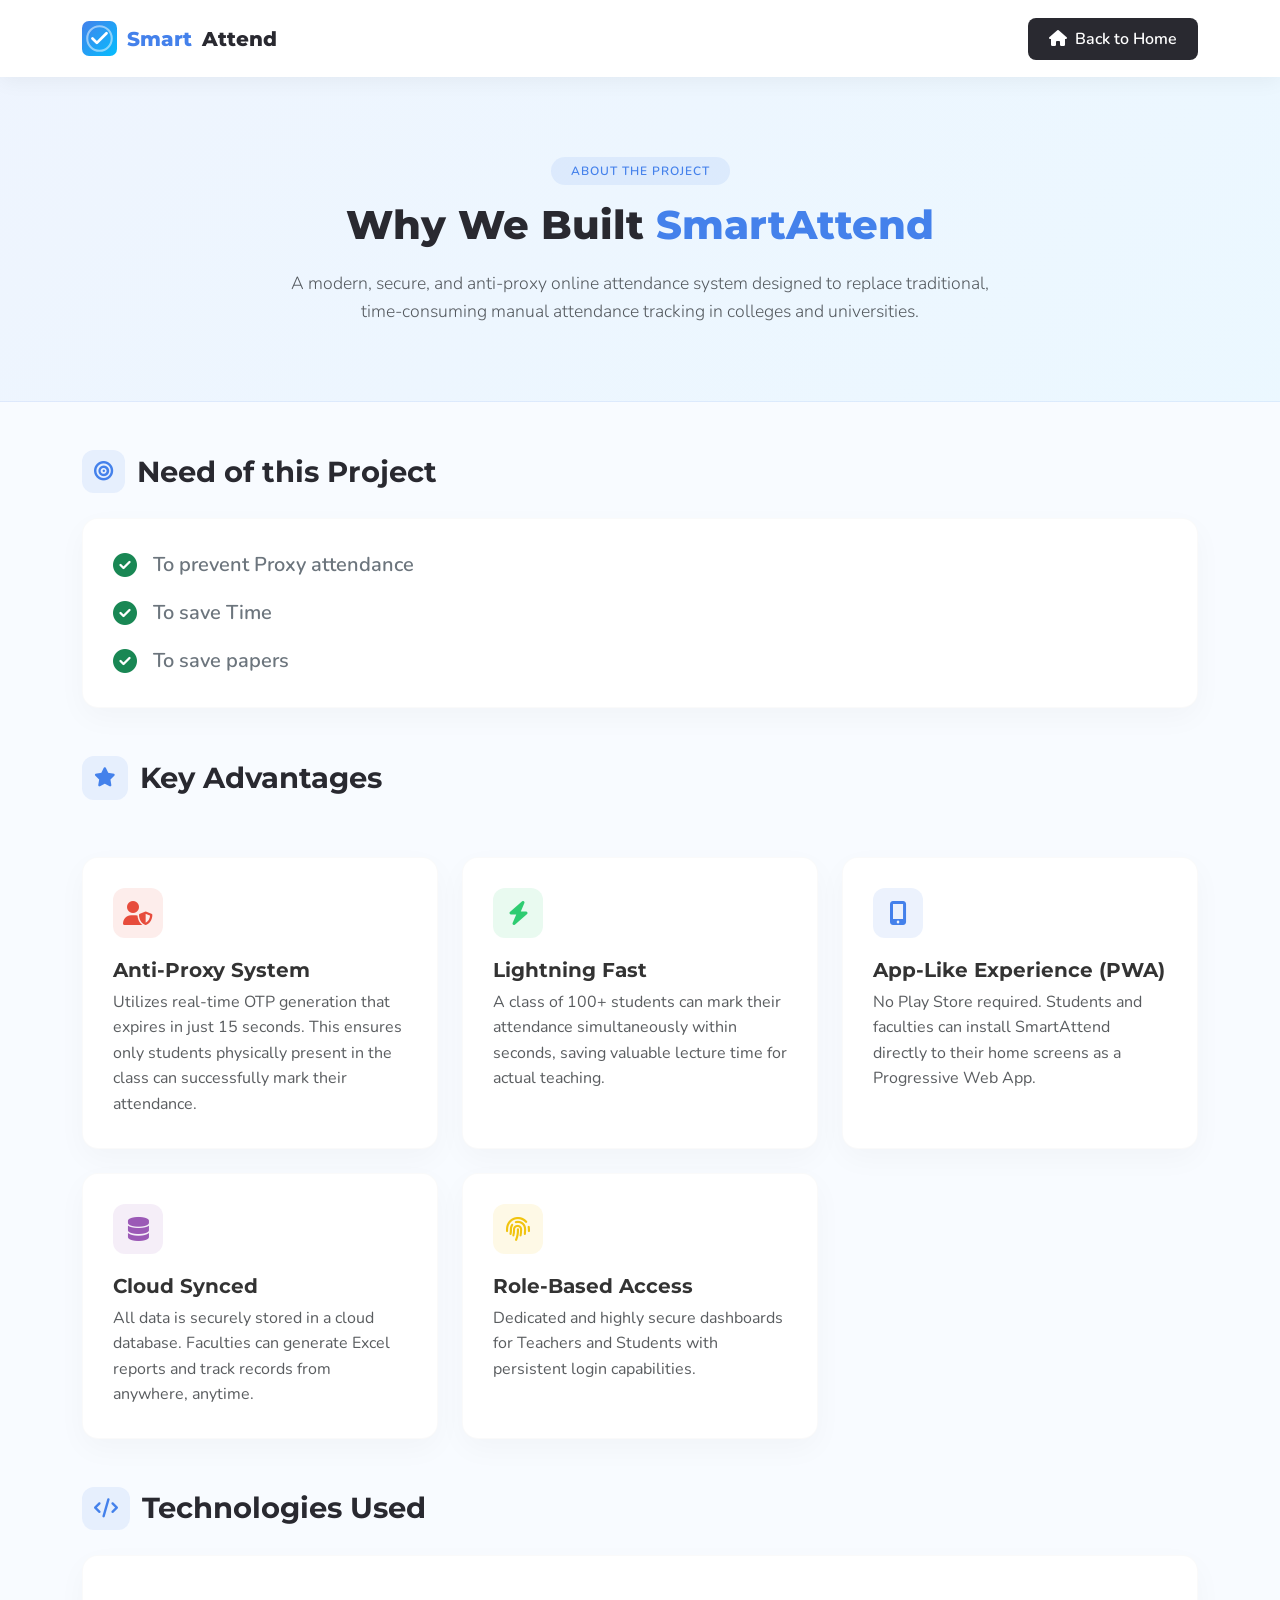
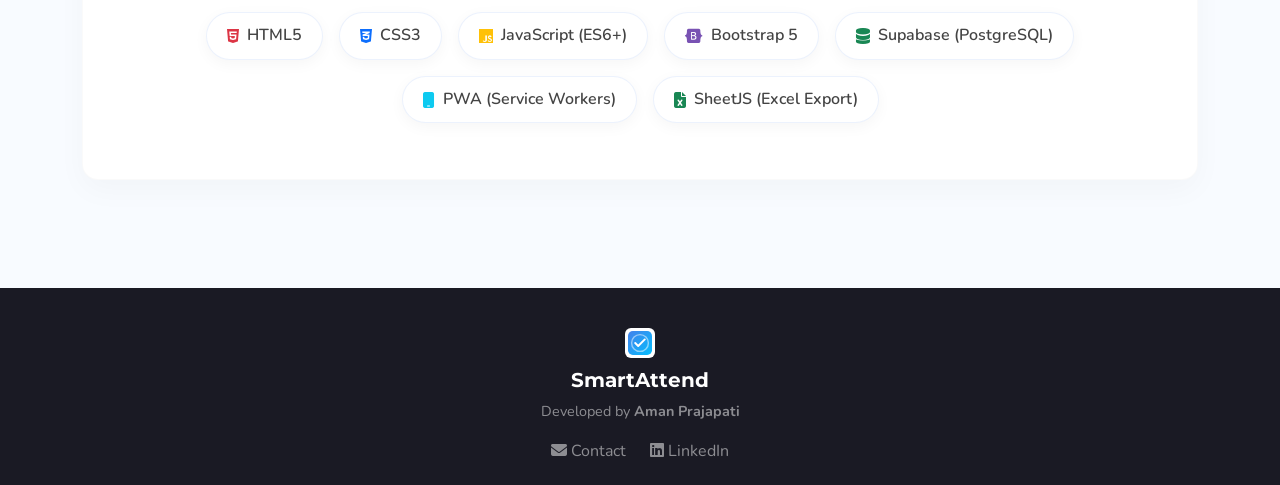
<file: Online-Attendance-main/about.html>
<!DOCTYPE html>
<html lang="en">

<head>
    <meta charset="UTF-8">
    <meta name="viewport" content="width=device-width, initial-scale=1.0, maximum-scale=1.0, user-scalable=no">
    <title>SmartAttend | About Project</title>
    <link rel="icon" type="image/svg+xml" href="img/smartattend_logo.svg?v=4">
    <meta name="theme-color" content="#4481eb">

    <!-- Bootstrap CSS -->
    <link href="https://cdn.jsdelivr.net/npm/bootstrap@5.3.0/dist/css/bootstrap.min.css" rel="stylesheet">
    <!-- FontAwesome -->
    <link rel="stylesheet" href="https://cdnjs.cloudflare.com/ajax/libs/font-awesome/6.4.2/css/all.min.css">
    <!-- Google Fonts -->
    <link href="https://fonts.googleapis.com/css2?family=Montserrat:wght@400;600;700;800&family=Nunito:wght@400;600;700&display=swap" rel="stylesheet">

    <style>
        body {
            font-family: 'Nunito', sans-serif;
            background-color: #f8fbff;
            color: #333;
            line-height: 1.6;
        }

        h1, h2, h3, h4, h5, h6 {
            font-family: 'Montserrat', sans-serif;
        }

        /* Navbar */
        .navbar {
            background-color: #fff;
            box-shadow: 0 4px 20px rgba(0, 0, 0, 0.05);
        }

        .navbar-brand {
            font-family: 'Montserrat', sans-serif;
            font-weight: 800;
            color: #292930;
            display: flex;
            align-items: center;
            gap: 10px;
        }

        .navbar-brand span {
            color: #4481eb;
        }

        /* Hero Section */
        .about-hero {
            background: linear-gradient(135deg, rgba(68,129,235,0.05), rgba(4,190,254,0.05));
            padding: 80px 0 60px;
            text-align: center;
            border-bottom: 1px solid rgba(68,129,235,0.1);
        }

        .about-title {
            font-size: 2.5rem;
            font-weight: 800;
            color: #292930;
            margin-bottom: 20px;
        }

        .about-title span {
            color: #4481eb;
        }

        /* Content Sections */
        .section-title {
            font-size: 1.8rem;
            font-weight: 700;
            color: #292930;
            margin-bottom: 25px;
            display: flex;
            align-items: center;
            gap: 12px;
        }

        .section-title i {
            color: #4481eb;
            background: rgba(68,129,235,0.1);
            padding: 12px;
            border-radius: 12px;
            font-size: 1.2rem;
        }

        .feature-card {
            background: #fff;
            border-radius: 16px;
            padding: 30px;
            box-shadow: 0 10px 30px rgba(0,0,0,0.03);
            border: 1px solid rgba(0,0,0,0.02);
            transition: transform 0.3s ease;
        }

        .feature-card:hover {
            transform: translateY(-5px);
        }

        .tech-badge {
            display: inline-flex;
            align-items: center;
            gap: 8px;
            padding: 10px 20px;
            background: #fff;
            border-radius: 50px;
            box-shadow: 0 4px 15px rgba(0,0,0,0.04);
            margin: 8px;
            font-weight: 600;
            color: #444;
            border: 1px solid rgba(68,129,235,0.1);
            transition: all 0.3s ease;
        }

        .tech-badge:hover {
            background: #4481eb;
            color: #fff;
            transform: translateY(-3px);
            box-shadow: 0 8px 20px rgba(68,129,235,0.3);
        }

        /* Footer */
        .footer {
            background-color: #1a1a24;
            padding: 40px 0 20px;
            color: #fff;
            text-align: center;
            margin-top: 60px;
        }

        .hover-white {
            transition: color 0.2s ease;
        }
        .hover-white:hover {
            color: #fff !important;
        }
    </style>
    <style>
        /* Global App Button Styles */
        button, 
        .btn, 
        input[type="submit"], 
        .toggle-eye, 
        .nav_btn, 
        .btn_primary {
            -webkit-tap-highlight-color: transparent !important;
            user-select: none !important;
            -webkit-user-select: none !important;
            cursor: pointer !important;
            text-decoration: none !important;
        }
        button:focus, 
        .btn:focus, 
        input[type="submit"]:focus {
            outline: none !important;
        }
    </style>
    <script>
        // Anti-Inspect Script
        document.addEventListener('contextmenu', event => event.preventDefault());
        document.addEventListener('keydown', event => {
            if (event.keyCode === 123 || 
               (event.ctrlKey && event.shiftKey && (event.keyCode === 73 || event.keyCode === 74)) || 
               (event.ctrlKey && event.keyCode === 85)) {
                event.preventDefault();
                return false;
            }
        });
    </script>
</head>

<body>

    <!-- Navbar -->
    <nav class="navbar navbar-expand-lg sticky-top py-3">
        <div class="container">
            <a class="navbar-brand" href="index.html">
                <img src="img/smartattend_logo.svg" alt="Logo" height="35">
                <span>Smart</span>Attend
            </a>
            <div>
                <a href="index.html" class="btn" style="background: #292930; color: #fff; border-radius: 8px; padding: 8px 20px; font-weight: 600;"><i class="fas fa-home me-2"></i>Back to Home</a>
            </div>
        </div>
    </nav>

    <!-- Hero Section -->
    <section class="about-hero">
        <div class="container">
            <div class="badge rounded-pill mb-3" style="background: rgba(68,129,235,0.1); color: #4481eb; padding: 8px 20px; font-weight: 600; letter-spacing: 1px;">ABOUT THE PROJECT</div>
            <h1 class="about-title">Why We Built <span>SmartAttend</span></h1>
            <p class="lead text-muted mx-auto" style="max-width: 700px; font-size: 1.1rem;">
                A modern, secure, and anti-proxy online attendance system designed to replace traditional, time-consuming manual attendance tracking in colleges and universities.
            </p>
        </div>
    </section>

    <!-- Main Content -->
    <div class="container py-5">
        
        <!-- Needs of the project -->
        <div class="row mb-5">
            <div class="col-12">
                <h2 class="section-title"><i class="fas fa-bullseye"></i> Need of this Project</h2>
                <div class="feature-card">
                    <ul class="list-unstyled mb-0 d-flex flex-column gap-3">
                        <li class="d-flex align-items-center">
                            <i class="fas fa-check-circle text-success me-3 fs-4"></i>
                            <span class="fs-5 fw-semibold text-secondary">To prevent Proxy attendance</span>
                        </li>
                        <li class="d-flex align-items-center">
                            <i class="fas fa-check-circle text-success me-3 fs-4"></i>
                            <span class="fs-5 fw-semibold text-secondary">To save Time</span>
                        </li>
                        <li class="d-flex align-items-center">
                            <i class="fas fa-check-circle text-success me-3 fs-4"></i>
                            <span class="fs-5 fw-semibold text-secondary">To save papers</span>
                        </li>
                    </ul>
                </div>
            </div>
        </div>

        <!-- Advantages & Features -->
        <div class="row mb-5 g-4">
            <div class="col-12 mb-2">
                <h2 class="section-title"><i class="fas fa-star"></i> Key Advantages</h2>
            </div>
            
            <div class="col-md-6 col-lg-4">
                <div class="feature-card h-100">
                    <div style="width: 50px; height: 50px; background: rgba(231, 76, 60, 0.1); color: #e74c3c; border-radius: 12px; display: flex; align-items: center; justify-content: center; font-size: 1.5rem; margin-bottom: 20px;">
                        <i class="fas fa-user-shield"></i>
                    </div>
                    <h5 class="fw-bold">Anti-Proxy System</h5>
                    <p class="text-muted mb-0">Utilizes real-time OTP generation that expires in just 15 seconds. This ensures only students physically present in the class can successfully mark their attendance.</p>
                </div>
            </div>

            <div class="col-md-6 col-lg-4">
                <div class="feature-card h-100">
                    <div style="width: 50px; height: 50px; background: rgba(46, 204, 113, 0.1); color: #2ecc71; border-radius: 12px; display: flex; align-items: center; justify-content: center; font-size: 1.5rem; margin-bottom: 20px;">
                        <i class="fas fa-bolt"></i>
                    </div>
                    <h5 class="fw-bold">Lightning Fast</h5>
                    <p class="text-muted mb-0">A class of 100+ students can mark their attendance simultaneously within seconds, saving valuable lecture time for actual teaching.</p>
                </div>
            </div>

            <div class="col-md-6 col-lg-4">
                <div class="feature-card h-100">
                    <div style="width: 50px; height: 50px; background: rgba(68, 129, 235, 0.1); color: #4481eb; border-radius: 12px; display: flex; align-items: center; justify-content: center; font-size: 1.5rem; margin-bottom: 20px;">
                        <i class="fas fa-mobile-alt"></i>
                    </div>
                    <h5 class="fw-bold">App-Like Experience (PWA)</h5>
                    <p class="text-muted mb-0">No Play Store required. Students and faculties can install SmartAttend directly to their home screens as a Progressive Web App.</p>
                </div>
            </div>

            <div class="col-md-6 col-lg-4">
                <div class="feature-card h-100">
                    <div style="width: 50px; height: 50px; background: rgba(155, 89, 182, 0.1); color: #9b59b6; border-radius: 12px; display: flex; align-items: center; justify-content: center; font-size: 1.5rem; margin-bottom: 20px;">
                        <i class="fas fa-database"></i>
                    </div>
                    <h5 class="fw-bold">Cloud Synced</h5>
                    <p class="text-muted mb-0">All data is securely stored in a cloud database. Faculties can generate Excel reports and track records from anywhere, anytime.</p>
                </div>
            </div>
            
            <div class="col-md-6 col-lg-4">
                <div class="feature-card h-100">
                    <div style="width: 50px; height: 50px; background: rgba(241, 196, 15, 0.1); color: #f1c40f; border-radius: 12px; display: flex; align-items: center; justify-content: center; font-size: 1.5rem; margin-bottom: 20px;">
                        <i class="fas fa-fingerprint"></i>
                    </div>
                    <h5 class="fw-bold">Role-Based Access</h5>
                    <p class="text-muted mb-0">Dedicated and highly secure dashboards for Teachers and Students with persistent login capabilities.</p>
                </div>
            </div>
        </div>

        <!-- Technologies Used -->
        <div class="row">
            <div class="col-12">
                <h2 class="section-title"><i class="fas fa-code"></i> Technologies Used</h2>
                <div class="feature-card text-center p-4 p-md-5">
                    <div class="d-flex flex-wrap justify-content-center">
                        <div class="tech-badge"><i class="fab fa-html5 text-danger"></i> HTML5</div>
                        <div class="tech-badge"><i class="fab fa-css3-alt text-primary"></i> CSS3</div>
                        <div class="tech-badge"><i class="fab fa-js text-warning"></i> JavaScript (ES6+)</div>
                        <div class="tech-badge"><i class="fab fa-bootstrap text-purple" style="color: #7952b3;"></i> Bootstrap 5</div>
                        <div class="tech-badge"><i class="fas fa-database text-success"></i> Supabase (PostgreSQL)</div>
                        <div class="tech-badge"><i class="fas fa-mobile text-info"></i> PWA (Service Workers)</div>
                        <div class="tech-badge"><i class="fas fa-file-excel text-success"></i> SheetJS (Excel Export)</div>
                    </div>
                </div>
            </div>
        </div>

    </div>

    <!-- Footer -->
    <footer class="footer">
        <div class="container">
            <img src="img/smartattend_logo.svg" alt="Logo" height="30" style="background: white; padding: 3px; border-radius: 6px; margin-bottom: 10px;">
            <h5 class="fw-bold mb-2">SmartAttend</h5>
            <p class="text-white-50" style="font-size: 0.9rem;">Developed by <strong>Aman Prajapati</strong></p>
            <div class="mt-3 d-flex justify-content-center gap-4">
                <a href="mailto:amanjp5711@gmail.com" class="text-white-50 text-decoration-none hover-white"><i class="fas fa-envelope"></i> Contact</a>
                <a href="https://in.linkedin.com/in/aman-prajapati-855a8a37b" target="_blank" class="text-white-50 text-decoration-none hover-white"><i class="fab fa-linkedin"></i> LinkedIn</a>
            </div>
        </div>
    </footer>

</body>
</html>
</file>
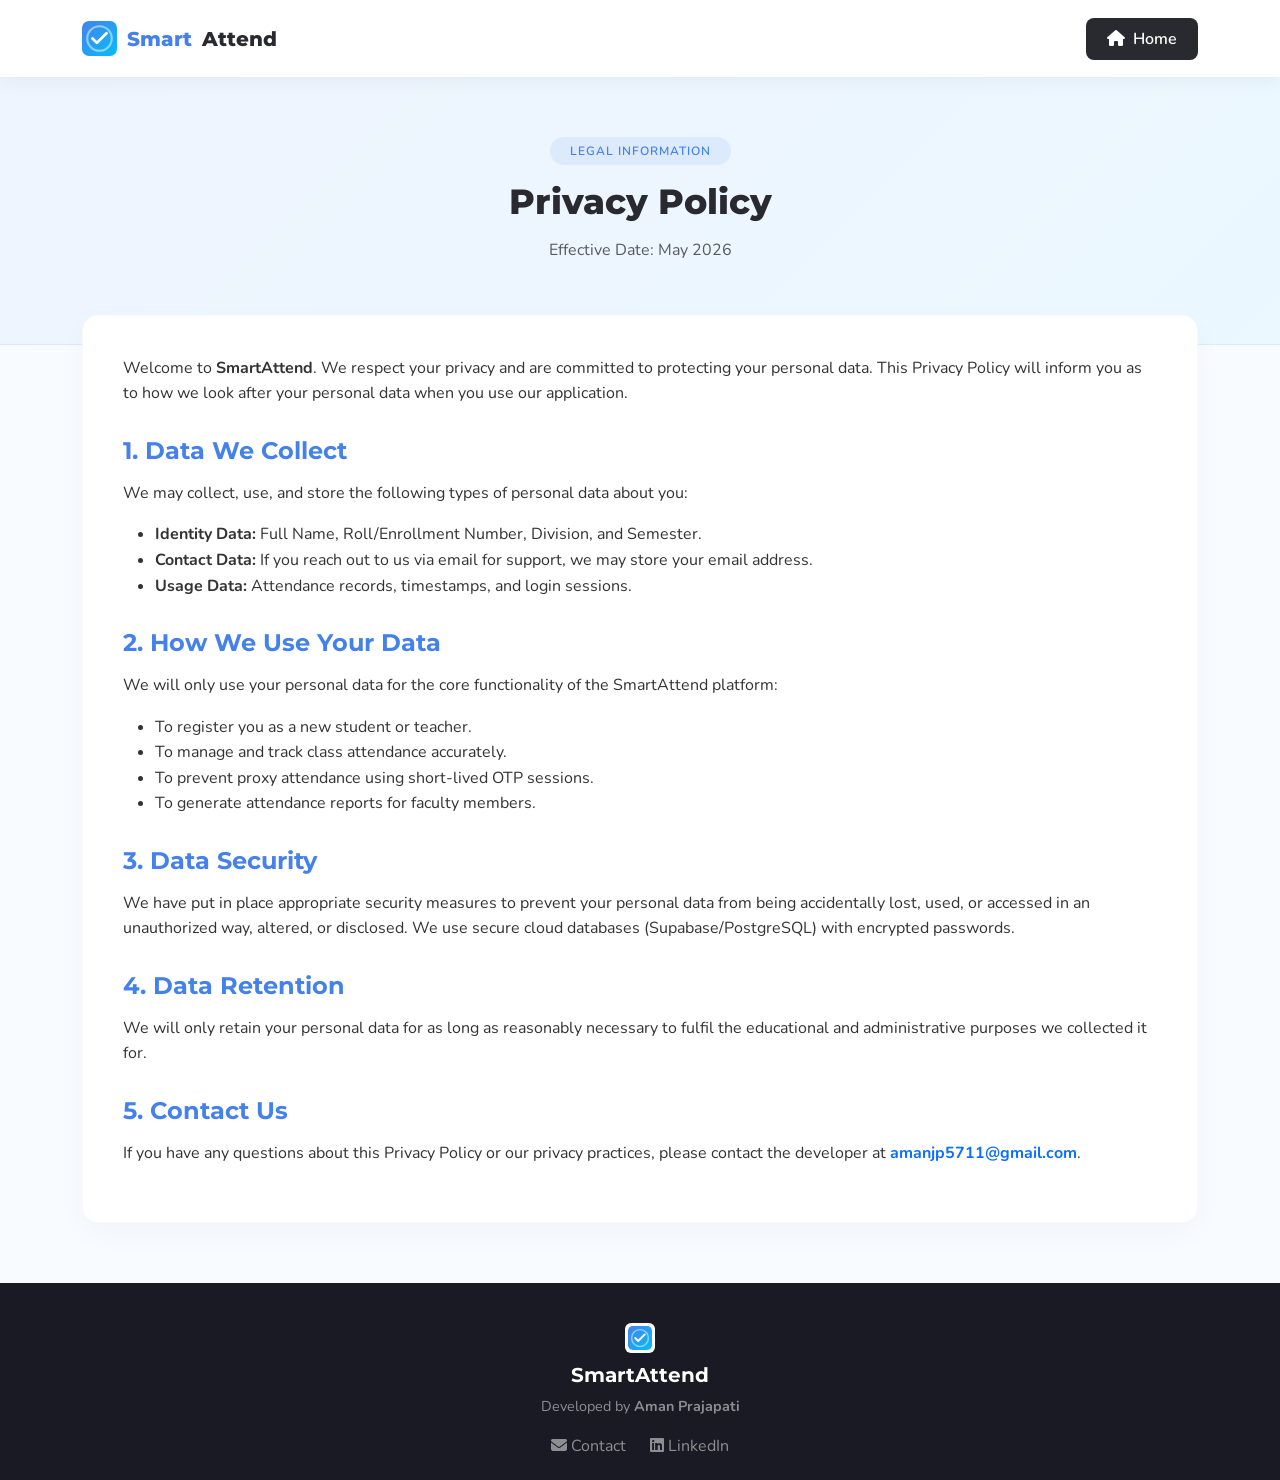
<file: Online-Attendance-main/privacy.html>
<!DOCTYPE html>
<html lang="en">
<head>
    <meta charset="UTF-8">
    <meta name="viewport" content="width=device-width, initial-scale=1.0, maximum-scale=1.0, user-scalable=no">
    <title>SmartAttend | Privacy Policy</title>
    <link rel="icon" type="image/svg+xml" href="img/smartattend_logo.svg?v=4">
    <meta name="theme-color" content="#4481eb">

    <!-- Bootstrap CSS -->
    <link href="https://cdn.jsdelivr.net/npm/bootstrap@5.3.0/dist/css/bootstrap.min.css" rel="stylesheet">
    <!-- FontAwesome -->
    <link rel="stylesheet" href="https://cdnjs.cloudflare.com/ajax/libs/font-awesome/6.4.2/css/all.min.css">
    <!-- Google Fonts -->
    <link href="https://fonts.googleapis.com/css2?family=Montserrat:wght@400;600;700;800&family=Nunito:wght@400;600;700&display=swap" rel="stylesheet">

    <style>
        body { font-family: 'Nunito', sans-serif; background-color: #f8fbff; color: #333; line-height: 1.6; }
        h1, h2, h3, h4, h5, h6 { font-family: 'Montserrat', sans-serif; }
        .navbar { background-color: #fff; box-shadow: 0 4px 20px rgba(0, 0, 0, 0.05); }
        .navbar-brand { font-family: 'Montserrat', sans-serif; font-weight: 800; color: #292930; display: flex; align-items: center; gap: 10px; }
        .navbar-brand span { color: #4481eb; }
        .page-hero { background: linear-gradient(135deg, rgba(68,129,235,0.05), rgba(4,190,254,0.05)); padding: 60px 0 40px; text-align: center; border-bottom: 1px solid rgba(68,129,235,0.1); }
        .page-title { font-size: 2.2rem; font-weight: 800; color: #292930; margin-bottom: 15px; }
        .content-card { background: #fff; border-radius: 16px; padding: 40px; box-shadow: 0 10px 30px rgba(0,0,0,0.03); border: 1px solid rgba(0,0,0,0.02); margin-top: -30px; position: relative; z-index: 10; }
        .content-card h4 { color: #4481eb; font-weight: 700; margin-top: 30px; margin-bottom: 15px; }
        .footer { background-color: #1a1a24; padding: 40px 0 20px; color: #fff; text-align: center; margin-top: 60px; }
        .hover-white { transition: color 0.2s ease; }
        .hover-white:hover { color: #fff !important; }
        @media (max-width: 768px) {
            .content-card { padding: 25px; margin-top: -20px; }
            .page-title { font-size: 1.8rem; }
        }
    </style>
    <style>
        /* Global App Button Styles */
        button, 
        .btn, 
        input[type="submit"], 
        .toggle-eye, 
        .nav_btn, 
        .btn_primary {
            -webkit-tap-highlight-color: transparent !important;
            user-select: none !important;
            -webkit-user-select: none !important;
            cursor: pointer !important;
            text-decoration: none !important;
        }
        button:focus, 
        .btn:focus, 
        input[type="submit"]:focus {
            outline: none !important;
        }
    </style>
    <script>
        // Anti-Inspect Script
        document.addEventListener('contextmenu', event => event.preventDefault());
        document.addEventListener('keydown', event => {
            if (event.keyCode === 123 || 
               (event.ctrlKey && event.shiftKey && (event.keyCode === 73 || event.keyCode === 74)) || 
               (event.ctrlKey && event.keyCode === 85)) {
                event.preventDefault();
                return false;
            }
        });
    </script>
</head>
<body>

    <!-- Navbar -->
    <nav class="navbar navbar-expand-lg sticky-top py-3">
        <div class="container">
            <a class="navbar-brand" href="index.html">
                <img src="img/smartattend_logo.svg" alt="Logo" height="35">
                <span>Smart</span>Attend
            </a>
            <div>
                <a href="index.html" class="btn" style="background: #292930; color: #fff; border-radius: 8px; padding: 8px 20px; font-weight: 600;"><i class="fas fa-home me-2"></i>Home</a>
            </div>
        </div>
    </nav>

    <!-- Hero Section -->
    <section class="page-hero">
        <div class="container pb-4">
            <div class="badge rounded-pill mb-3" style="background: rgba(68,129,235,0.1); color: #4481eb; padding: 8px 20px; font-weight: 600; letter-spacing: 1px;">LEGAL INFORMATION</div>
            <h1 class="page-title">Privacy Policy</h1>
            <p class="text-muted">Effective Date: May 2026</p>
        </div>
    </section>

    <!-- Main Content -->
    <div class="container">
        <div class="content-card">
            <p>Welcome to <strong>SmartAttend</strong>. We respect your privacy and are committed to protecting your personal data. This Privacy Policy will inform you as to how we look after your personal data when you use our application.</p>
            
            <h4>1. Data We Collect</h4>
            <p>We may collect, use, and store the following types of personal data about you:</p>
            <ul>
                <li><strong>Identity Data:</strong> Full Name, Roll/Enrollment Number, Division, and Semester.</li>
                <li><strong>Contact Data:</strong> If you reach out to us via email for support, we may store your email address.</li>
                <li><strong>Usage Data:</strong> Attendance records, timestamps, and login sessions.</li>
            </ul>

            <h4>2. How We Use Your Data</h4>
            <p>We will only use your personal data for the core functionality of the SmartAttend platform:</p>
            <ul>
                <li>To register you as a new student or teacher.</li>
                <li>To manage and track class attendance accurately.</li>
                <li>To prevent proxy attendance using short-lived OTP sessions.</li>
                <li>To generate attendance reports for faculty members.</li>
            </ul>

            <h4>3. Data Security</h4>
            <p>We have put in place appropriate security measures to prevent your personal data from being accidentally lost, used, or accessed in an unauthorized way, altered, or disclosed. We use secure cloud databases (Supabase/PostgreSQL) with encrypted passwords.</p>

            <h4>4. Data Retention</h4>
            <p>We will only retain your personal data for as long as reasonably necessary to fulfil the educational and administrative purposes we collected it for.</p>

            <h4>5. Contact Us</h4>
            <p>If you have any questions about this Privacy Policy or our privacy practices, please contact the developer at <strong><a href="mailto:amanjp5711@gmail.com" class="text-decoration-none">amanjp5711@gmail.com</a></strong>.</p>
        </div>
    </div>

    <!-- Footer -->
    <footer class="footer">
        <div class="container">
            <img src="img/smartattend_logo.svg" alt="Logo" height="30" style="background: white; padding: 3px; border-radius: 6px; margin-bottom: 10px;">
            <h5 class="fw-bold mb-2">SmartAttend</h5>
            <p class="text-white-50" style="font-size: 0.9rem;">Developed by <strong>Aman Prajapati</strong></p>
            <div class="mt-3 d-flex justify-content-center gap-4">
                <a href="mailto:amanjp5711@gmail.com" class="text-white-50 text-decoration-none hover-white"><i class="fas fa-envelope"></i> Contact</a>
                <a href="https://in.linkedin.com/in/aman-prajapati-855a8a37b" target="_blank" class="text-white-50 text-decoration-none hover-white"><i class="fab fa-linkedin"></i> LinkedIn</a>
            </div>
        </div>
    </footer>

</body>
</html>
</file>
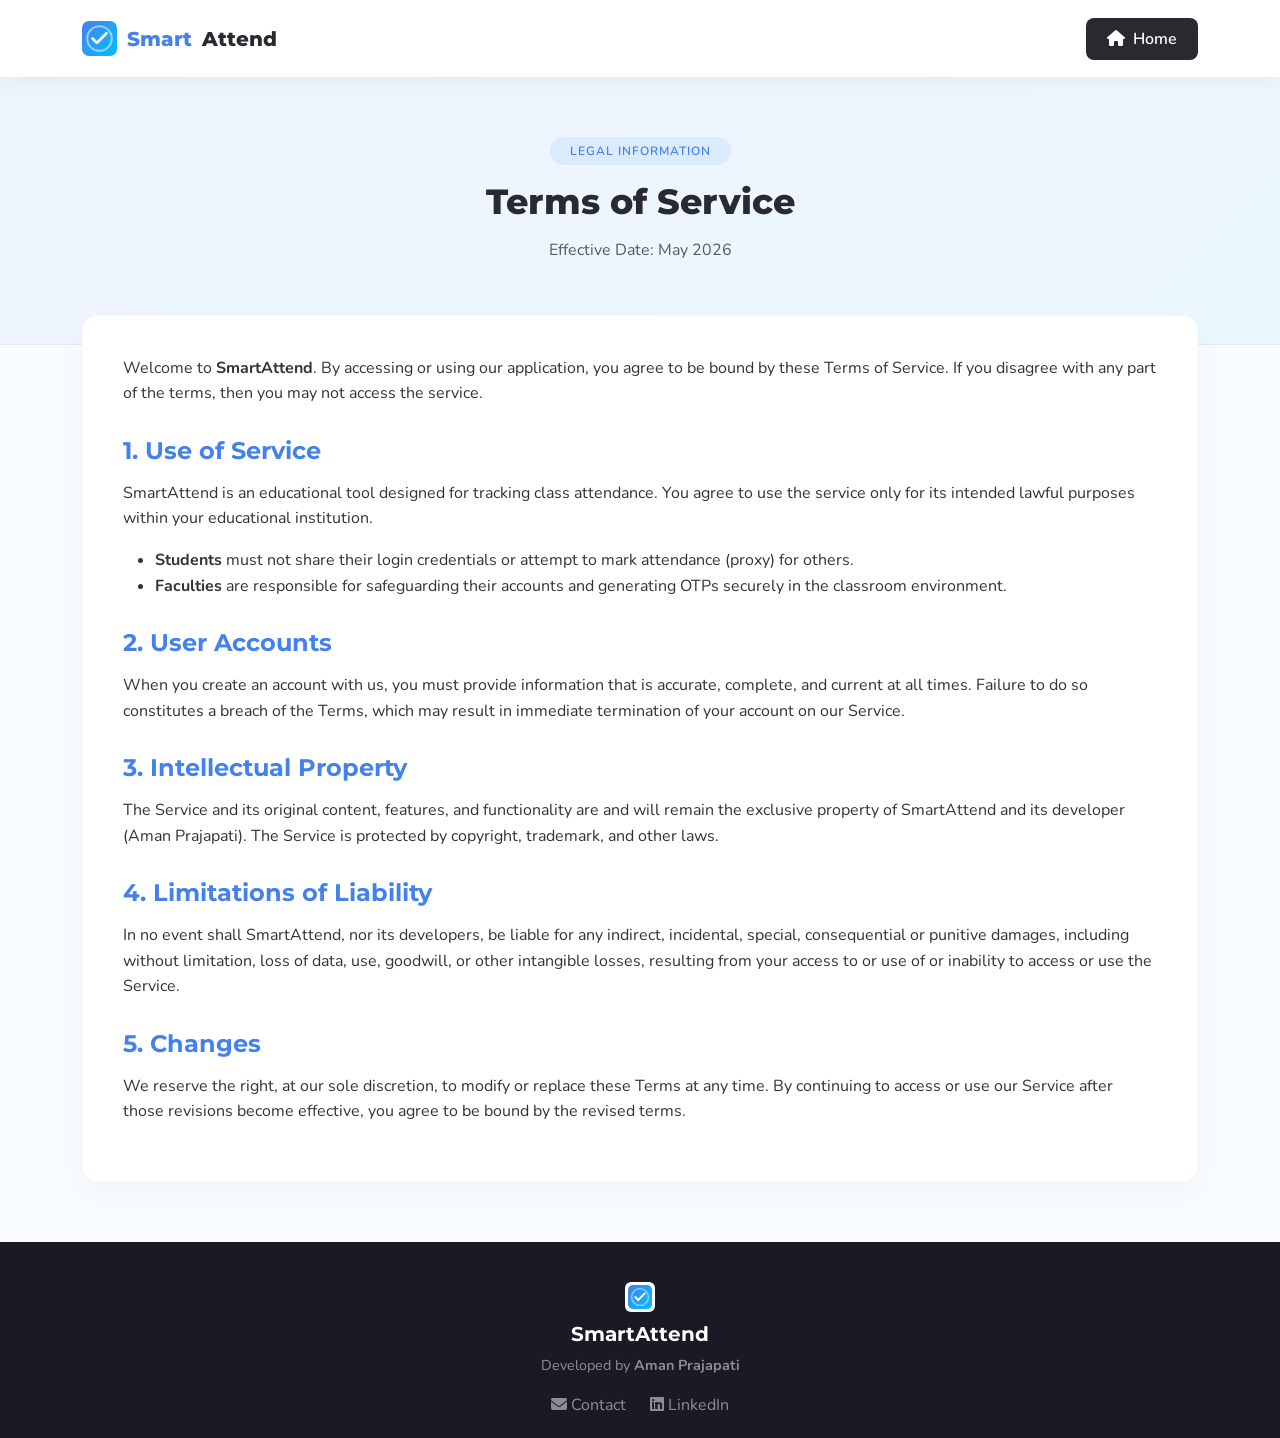
<file: Online-Attendance-main/terms.html>
<!DOCTYPE html>
<html lang="en">
<head>
    <meta charset="UTF-8">
    <meta name="viewport" content="width=device-width, initial-scale=1.0, maximum-scale=1.0, user-scalable=no">
    <title>SmartAttend | Terms of Service</title>
    <link rel="icon" type="image/svg+xml" href="img/smartattend_logo.svg?v=4">
    <meta name="theme-color" content="#4481eb">

    <!-- Bootstrap CSS -->
    <link href="https://cdn.jsdelivr.net/npm/bootstrap@5.3.0/dist/css/bootstrap.min.css" rel="stylesheet">
    <!-- FontAwesome -->
    <link rel="stylesheet" href="https://cdnjs.cloudflare.com/ajax/libs/font-awesome/6.4.2/css/all.min.css">
    <!-- Google Fonts -->
    <link href="https://fonts.googleapis.com/css2?family=Montserrat:wght@400;600;700;800&family=Nunito:wght@400;600;700&display=swap" rel="stylesheet">

    <style>
        body { font-family: 'Nunito', sans-serif; background-color: #f8fbff; color: #333; line-height: 1.6; }
        h1, h2, h3, h4, h5, h6 { font-family: 'Montserrat', sans-serif; }
        .navbar { background-color: #fff; box-shadow: 0 4px 20px rgba(0, 0, 0, 0.05); }
        .navbar-brand { font-family: 'Montserrat', sans-serif; font-weight: 800; color: #292930; display: flex; align-items: center; gap: 10px; }
        .navbar-brand span { color: #4481eb; }
        .page-hero { background: linear-gradient(135deg, rgba(68,129,235,0.05), rgba(4,190,254,0.05)); padding: 60px 0 40px; text-align: center; border-bottom: 1px solid rgba(68,129,235,0.1); }
        .page-title { font-size: 2.2rem; font-weight: 800; color: #292930; margin-bottom: 15px; }
        .content-card { background: #fff; border-radius: 16px; padding: 40px; box-shadow: 0 10px 30px rgba(0,0,0,0.03); border: 1px solid rgba(0,0,0,0.02); margin-top: -30px; position: relative; z-index: 10; }
        .content-card h4 { color: #4481eb; font-weight: 700; margin-top: 30px; margin-bottom: 15px; }
        .footer { background-color: #1a1a24; padding: 40px 0 20px; color: #fff; text-align: center; margin-top: 60px; }
        .hover-white { transition: color 0.2s ease; }
        .hover-white:hover { color: #fff !important; }
        @media (max-width: 768px) {
            .content-card { padding: 25px; margin-top: -20px; }
            .page-title { font-size: 1.8rem; }
        }
    </style>
    <style>
        /* Global App Button Styles */
        button, 
        .btn, 
        input[type="submit"], 
        .toggle-eye, 
        .nav_btn, 
        .btn_primary {
            -webkit-tap-highlight-color: transparent !important;
            user-select: none !important;
            -webkit-user-select: none !important;
            cursor: pointer !important;
            text-decoration: none !important;
        }
        button:focus, 
        .btn:focus, 
        input[type="submit"]:focus {
            outline: none !important;
        }
    </style>
    <script>
        // Anti-Inspect Script
        document.addEventListener('contextmenu', event => event.preventDefault());
        document.addEventListener('keydown', event => {
            if (event.keyCode === 123 || 
               (event.ctrlKey && event.shiftKey && (event.keyCode === 73 || event.keyCode === 74)) || 
               (event.ctrlKey && event.keyCode === 85)) {
                event.preventDefault();
                return false;
            }
        });
    </script>
</head>
<body>

    <!-- Navbar -->
    <nav class="navbar navbar-expand-lg sticky-top py-3">
        <div class="container">
            <a class="navbar-brand" href="index.html">
                <img src="img/smartattend_logo.svg" alt="Logo" height="35">
                <span>Smart</span>Attend
            </a>
            <div>
                <a href="index.html" class="btn" style="background: #292930; color: #fff; border-radius: 8px; padding: 8px 20px; font-weight: 600;"><i class="fas fa-home me-2"></i>Home</a>
            </div>
        </div>
    </nav>

    <!-- Hero Section -->
    <section class="page-hero">
        <div class="container pb-4">
            <div class="badge rounded-pill mb-3" style="background: rgba(68,129,235,0.1); color: #4481eb; padding: 8px 20px; font-weight: 600; letter-spacing: 1px;">LEGAL INFORMATION</div>
            <h1 class="page-title">Terms of Service</h1>
            <p class="text-muted">Effective Date: May 2026</p>
        </div>
    </section>

    <!-- Main Content -->
    <div class="container">
        <div class="content-card">
            <p>Welcome to <strong>SmartAttend</strong>. By accessing or using our application, you agree to be bound by these Terms of Service. If you disagree with any part of the terms, then you may not access the service.</p>
            
            <h4>1. Use of Service</h4>
            <p>SmartAttend is an educational tool designed for tracking class attendance. You agree to use the service only for its intended lawful purposes within your educational institution.</p>
            <ul>
                <li><strong>Students</strong> must not share their login credentials or attempt to mark attendance (proxy) for others.</li>
                <li><strong>Faculties</strong> are responsible for safeguarding their accounts and generating OTPs securely in the classroom environment.</li>
            </ul>

            <h4>2. User Accounts</h4>
            <p>When you create an account with us, you must provide information that is accurate, complete, and current at all times. Failure to do so constitutes a breach of the Terms, which may result in immediate termination of your account on our Service.</p>

            <h4>3. Intellectual Property</h4>
            <p>The Service and its original content, features, and functionality are and will remain the exclusive property of SmartAttend and its developer (Aman Prajapati). The Service is protected by copyright, trademark, and other laws.</p>

            <h4>4. Limitations of Liability</h4>
            <p>In no event shall SmartAttend, nor its developers, be liable for any indirect, incidental, special, consequential or punitive damages, including without limitation, loss of data, use, goodwill, or other intangible losses, resulting from your access to or use of or inability to access or use the Service.</p>

            <h4>5. Changes</h4>
            <p>We reserve the right, at our sole discretion, to modify or replace these Terms at any time. By continuing to access or use our Service after those revisions become effective, you agree to be bound by the revised terms.</p>
        </div>
    </div>

    <!-- Footer -->
    <footer class="footer">
        <div class="container">
            <img src="img/smartattend_logo.svg" alt="Logo" height="30" style="background: white; padding: 3px; border-radius: 6px; margin-bottom: 10px;">
            <h5 class="fw-bold mb-2">SmartAttend</h5>
            <p class="text-white-50" style="font-size: 0.9rem;">Developed by <strong>Aman Prajapati</strong></p>
            <div class="mt-3 d-flex justify-content-center gap-4">
                <a href="mailto:amanjp5711@gmail.com" class="text-white-50 text-decoration-none hover-white"><i class="fas fa-envelope"></i> Contact</a>
                <a href="https://in.linkedin.com/in/aman-prajapati-855a8a37b" target="_blank" class="text-white-50 text-decoration-none hover-white"><i class="fab fa-linkedin"></i> LinkedIn</a>
            </div>
        </div>
    </footer>

</body>
</html>
</file>
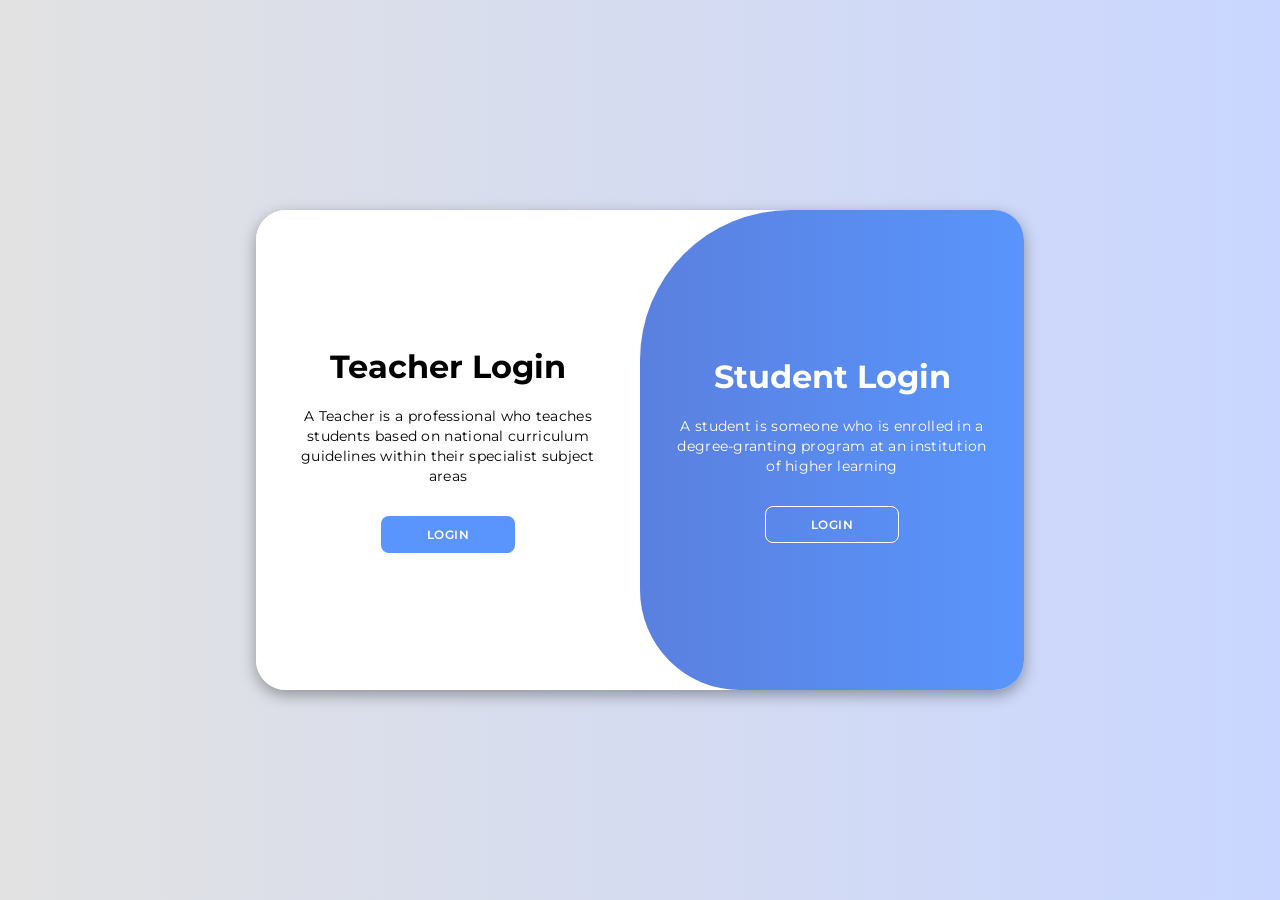
<file: Online-Attendance-main/login/login.html>
<!DOCTYPE html>
<html lang="en">

<head>
    <script>
  if ('serviceWorker' in navigator) {
    window.addEventListener('load', () => {
      navigator.serviceWorker.register('sw.js')
        .then(reg => console.log('SW registered', reg.scope))
        .catch(err => console.error('SW registration failed', err));
    });
  }
</script>
    <meta name="theme-color" content="#4481eb">
    <link rel="icon" type="image/svg+xml" href="img/smartattend_logo.svg?v=4">
    <link rel="manifest" href="manifest.json">
    <link rel="icon" type="image/svg+xml" href="../img/smartattend_logo.svg?v=4">
    
    
    
    <meta charset="UTF-8">
    
    <meta name="viewport" content="width=device-width, initial-scale=1.0, maximum-scale=1.0, user-scalable=no">
    <link rel="stylesheet" href="https://cdnjs.cloudflare.com/ajax/libs/font-awesome/6.4.2/css/all.min.css">
    <link rel="stylesheet" href="css/login.css?v=2">
    <title>SmartAttend | Login</title>
    
    <style>
        /* Global App Button Styles */
        button, 
        .btn, 
        input[type="submit"], 
        .toggle-eye, 
        .nav_btn, 
        .btn_primary {
            -webkit-tap-highlight-color: transparent !important;
            user-select: none !important;
            -webkit-user-select: none !important;
            cursor: pointer !important;
            text-decoration: none !important;
        }
        button:focus, 
        .btn:focus, 
        input[type="submit"]:focus {
            outline: none !important;
        }
    </style>
    <script>
        // Anti-Inspect Script
        document.addEventListener('contextmenu', event => event.preventDefault());
        document.addEventListener('keydown', event => {
            if (event.keyCode === 123 || 
               (event.ctrlKey && event.shiftKey && (event.keyCode === 73 || event.keyCode === 74)) || 
               (event.ctrlKey && event.keyCode === 85)) {
                event.preventDefault();
                return false;
            }
        });
    </script>
</head>

<body>

    <div class="container" id="container">
        <div class="form-container sign-in">
            <form>
                <h1>Teacher Login</h1>
                <p style="text-align: center;">A Teacher is a professional who teaches students 
                    based on national curriculum guidelines within their specialist subject areas</p>
                    <button type="button" onclick="window.location.href='Teacher/login.html'">Login</button>

            </form>
        </div>
        <div class="toggle-container">
            <div class="toggle">
                <div class="toggle-panel toggle-right">
                    <h1>Student Login</h1>
                    <p>A student is someone who is enrolled in a degree-granting program at an institution of higher learning</p>
                    <button class="hidden" onclick="window.location.href='Student/login.html'">Login</button>
                </div>
            </div>
        </div>
    </div>

    <script src="js/login.js"></script>
</body>

</html>
</file>
<file: Online-Attendance-main/login/css/login.css>
@import url('https://fonts.googleapis.com/css2?family=Montserrat:wght@300;400;500;600;700&display=swap');

*{
    margin: 0;
    padding: 0;
    box-sizing: border-box;
    font-family: 'Montserrat', sans-serif;
}

body{
    background-color: #c9d6ff;
    background: linear-gradient(to right, #e2e2e2, #c9d6ff);
    display: flex;
    align-items: center;
    justify-content: center;
    flex-direction: column;
    height: 100vh;
}

.container{
    background-color: #fff;
    border-radius: 30px;
    box-shadow: 0 5px 15px rgba(0, 0, 0, 0.35);
    position: relative;
    overflow: hidden;
    width: 768px;
    max-width: 100%;
    min-height: 480px;
}

.container p{
    font-size: 14px;
    line-height: 20px;
    letter-spacing: 0.3px;
    margin: 20px 0;
}

.container span{
    font-size: 12px;
}

.container a{
    color: #333;
    font-size: 13px;
    text-decoration: none;
    margin: 15px 0 10px;
}

.container button{
    background-color: #5995fd;
    color: #fff;
    font-size: 12px;
    padding: 10px 45px;
    border: 1px solid transparent;
    border-radius: 8px;
    font-weight: 600;
    letter-spacing: 0.5px;
    text-transform: uppercase;
    margin-top: 10px;
    cursor: pointer;
}

.container button.hidden{
    background-color: transparent;
    border-color: #fff;
}

.container form{
    background-color: #fff;
    display: flex;
    align-items: center;
    justify-content: center;
    flex-direction: column;
    padding: 0 40px;
    height: 100%;
}

.container input{
    background-color: #eee;
    border: none;
    margin: 8px 0;
    padding: 10px 15px;
    font-size: 13px;
    border-radius: 8px;
    width: 100%;
    outline: none;
}

.form-container{
    position: absolute;
    top: 0;
    height: 100%;
    transition: all 0.6s ease-in-out;
}

.sign-in{
    left: 0;
    width: 50%;
    z-index: 2;
}

.container.active .sign-in{
    transform: translateX(100%);
}

.sign-up{
    left: 0;
    width: 50%;
    opacity: 0;
    z-index: 1;
}

.container.active .sign-up{
    transform: translateX(100%);
    opacity: 1;
    z-index: 5;
    animation: move 0.6s;
}

@keyframes move{
    0%, 49.99%{
        opacity: 0;
        z-index: 1;
    }
    50%, 100%{
        opacity: 1;
        z-index: 5;
    }
}

.social-icons{
    margin: 20px 0;
}

.social-icons a{
    border: 1px solid #ccc;
    border-radius: 20%;
    display: inline-flex;
    justify-content: center;
    align-items: center;
    margin: 0 3px;
    width: 40px;
    height: 40px;
}

.toggle-container{
    position: absolute;
    top: 0;
    left: 50%;
    width: 50%;
    height: 100%;
    overflow: hidden;
    transition: all 0.6s ease-in-out;
    border-radius: 150px 0 0 100px;
    z-index: 1000;
}

.container.active .toggle-container{
    transform: translateX(-100%);
    border-radius: 0 150px 100px 0;
}

.toggle{
    background-color: #5995fd;
    height: 100%;
    background: linear-gradient(to right, #5c6bc0, #5995fd);
    color: #fff;
    position: relative;
    left: -100%;
    height: 100%;
    width: 200%;
    transform: translateX(0);
    transition: all 0.6s ease-in-out;
}

.container.active .toggle{
    transform: translateX(50%);
}

.toggle-panel{
    position: absolute;
    width: 50%;
    height: 100%;
    display: flex;
    align-items: center;
    justify-content: center;
    flex-direction: column;
    padding: 0 30px;
    text-align: center;
    top: 0;
    transform: translateX(0);
    transition: all 0.6s ease-in-out;
}

.toggle-left{
    transform: translateX(-200%);
}

.container.active .toggle-left{
    transform: translateX(0);
}

.toggle-right{
    right: 0;
    transform: translateX(0);
}

.container.active .toggle-right{
    transform: translateX(200%);
}

/* Responsive Layout for Mobile */
@media (max-width: 768px) {
    .container {
        width: 90%;
        height: auto;
        min-height: 700px;
        display: flex;
        flex-direction: column;
    }
    
    .form-container.sign-in {
        position: relative;
        width: 100%;
        height: 350px;
    }
    
    .toggle-container {
        position: relative;
        width: 100%;
        height: 350px;
        left: 0;
        border-radius: 0 0 30px 30px;
    }
    
    .toggle {
        width: 100%;
        left: 0;
    }
    
    .toggle-panel {
        width: 100%;
        padding: 0 20px;
    }
}
</file>
